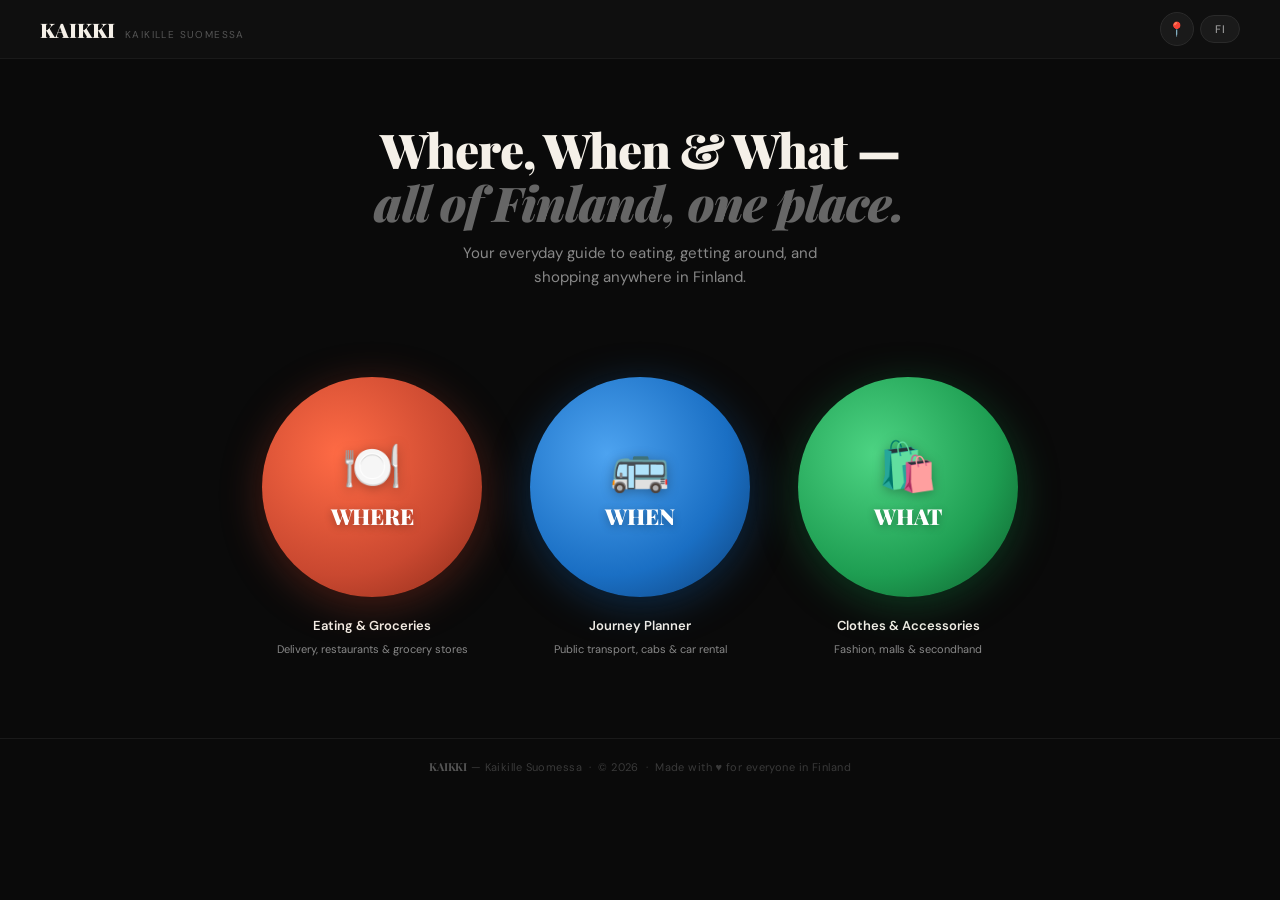
<file: public/index.html>
<!DOCTYPE html>
<html lang="en">
<head>
  <meta charset="UTF-8">
  <meta name="viewport" content="width=device-width, initial-scale=1.0">
  <title>KAIKKI — Kaikille Suomessa</title>
  <link rel="stylesheet" href="style.css">
  <script defer src="app.js"></script>
</head>
<body>

  <header>
    <div class="header-inner">
      <a href="index.html" class="logo">KAIKKI <span class="logo-sub">Kaikille Suomessa</span></a>
      <div class="controls">
        <button id="geoBtn" class="ctrl geo-ctrl" title="Detect my location">📍</button>
        <button id="langToggle" class="ctrl">FI</button>
      </div>
    </div>
  </header>

  <div class="home-hero">
    <h1 data-i18n="home_title">Where, When &amp; What —<br><em>all of Finland, one place.</em></h1>
    <p data-i18n="home_sub">Your everyday guide to eating, getting around, and shopping anywhere in Finland.</p>
  </div>

  <div class="circles-wrap">

    <a class="circle-link" href="food.html">
      <div class="circle circle-food">
        <div class="circle-emoji">🍽️</div>
        <div class="circle-word" data-i18n="word_where">WHERE</div>
      </div>
      <div class="circle-caption">
        <strong data-i18n="circle_food_title">Eating &amp; Groceries</strong>
        <span data-i18n="circle_food_sub">Delivery, restaurants &amp; grocery stores</span>
      </div>
    </a>

    <a class="circle-link" href="travel.html">
      <div class="circle circle-travel">
        <div class="circle-emoji">🚌</div>
        <div class="circle-word" data-i18n="word_when">WHEN</div>
      </div>
      <div class="circle-caption">
        <strong data-i18n="circle_travel_title">Journey Planner</strong>
        <span data-i18n="circle_travel_sub">Public transport, cabs &amp; car rental</span>
      </div>
    </a>

    <a class="circle-link" href="shop.html">
      <div class="circle circle-shop">
        <div class="circle-emoji">🛍️</div>
        <div class="circle-word" data-i18n="word_what">WHAT</div>
      </div>
      <div class="circle-caption">
        <strong data-i18n="circle_shop_title">Clothes &amp; Accessories</strong>
        <span data-i18n="circle_shop_sub">Fashion, malls &amp; secondhand</span>
      </div>
    </a>

  </div>

  <footer>
    <p><strong>KAIKKI</strong> — Kaikille Suomessa &nbsp;·&nbsp; &copy; 2026 &nbsp;·&nbsp; <span data-i18n="footer_made">Made with ♥ for everyone in Finland</span></p>
  </footer>

</body>
</html>
</file>
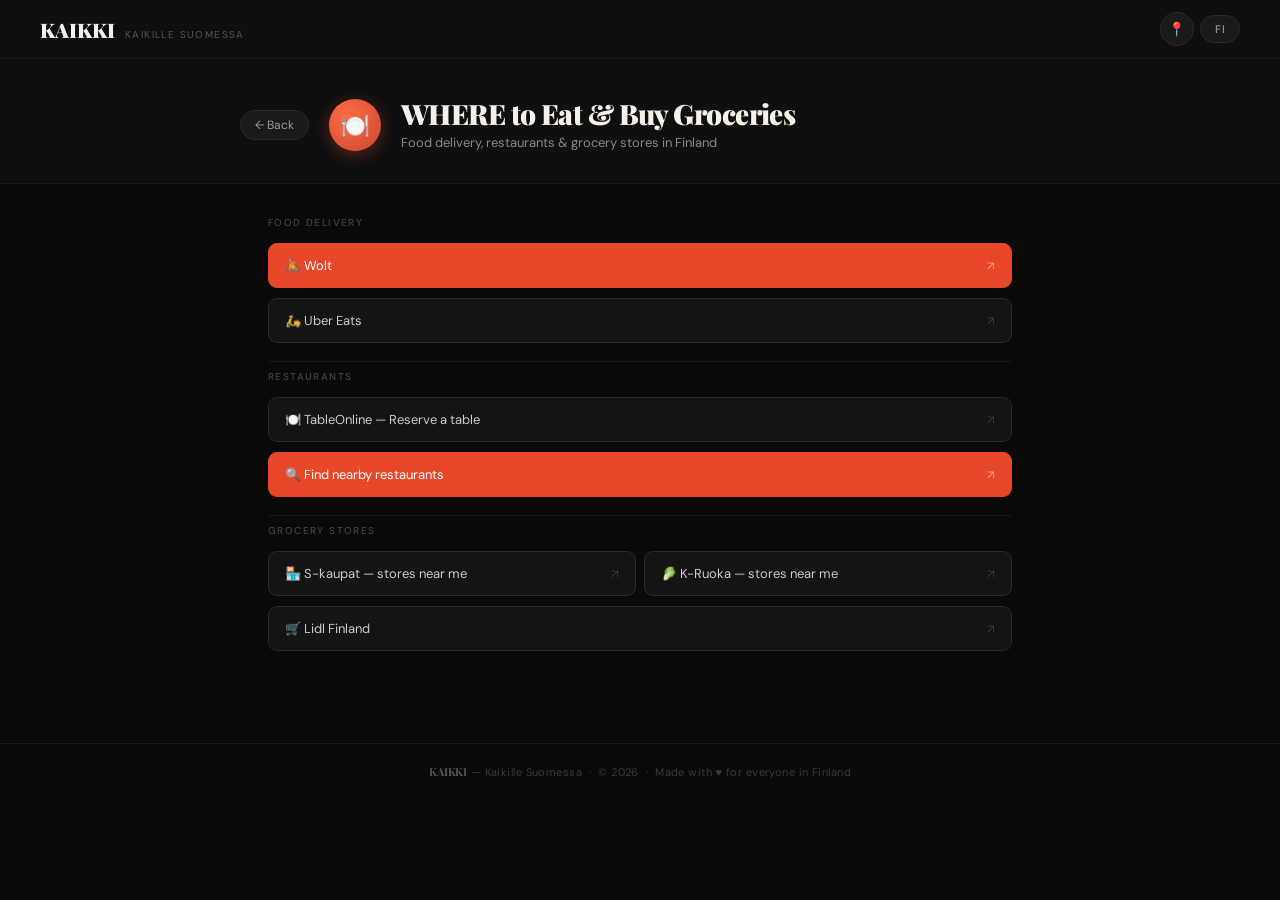
<file: public/food.html>
<!DOCTYPE html>
<html lang="en">
<head>
  <meta charset="UTF-8">
  <meta name="viewport" content="width=device-width, initial-scale=1.0">
  <title>KAIKKI — WHERE to Eat &amp; Shop</title>
  <link rel="stylesheet" href="style.css">
  <script defer src="app.js"></script>
</head>
<body>

  <header>
    <div class="header-inner">
      <a href="index.html" class="logo">KAIKKI <span class="logo-sub">Kaikille Suomessa</span></a>
      <div class="controls">
        <button id="geoBtn" class="ctrl geo-ctrl" title="Detect my location">📍</button>
        <button id="langToggle" class="ctrl">FI</button>
      </div>
    </div>
  </header>

  <div class="page-hero">
    <div class="page-hero-inner">
      <a href="index.html" class="page-back" data-i18n="back_btn">← Back</a>
      <div class="page-circle-mini mini-food">🍽️</div>
      <div class="page-heading">
        <h1 data-i18n="food_title">WHERE to Eat &amp; Buy Groceries</h1>
        <p data-i18n="food_sub">Food delivery, restaurants &amp; grocery stores in Finland</p>
      </div>
    </div>
  </div>

  <div class="section-grid">

    <div class="group-label" data-i18n="sec_delivery">Food delivery</div>
    <a href="https://wolt.com/en/fin" target="_blank" rel="noopener" class="btn btn-primary-red">
      <span>🚴 Wolt</span><span class="arr">↗</span>
    </a>
    <a href="https://www.ubereats.com/fi" target="_blank" rel="noopener" class="btn">
      <span>🛵 Uber Eats</span><span class="arr">↗</span>
    </a>

    <div class="group-label" data-i18n="sec_restaurant">Restaurants</div>
    <a href="https://www.tableonline.fi" target="_blank" rel="noopener" class="btn">
      <span>🍽️ TableOnline — <span data-i18n="reserve_table">Reserve a table</span></span><span class="arr">↗</span>
    </a>
    <a href="https://www.google.com/maps/search/restaurants+near+me" id="link-restaurants" target="_blank" rel="noopener" class="btn btn-primary-red">
      <span data-i18n="find_restaurants">🔍 Find nearby restaurants</span><span class="arr">↗</span>
    </a>

    <div class="group-label" data-i18n="sec_grocery">Grocery stores</div>
    <div class="btn-row">
      <a href="https://www.s-kaupat.fi/myymalat" id="link-sgroup" target="_blank" rel="noopener" class="btn">
        <span>🏪 S-kaupat — stores near me</span><span class="arr">↗</span>
      </a>
      <a href="https://www.k-ruoka.fi/kaupat" id="link-kgroup" target="_blank" rel="noopener" class="btn">
        <span>🥬 K-Ruoka — stores near me</span><span class="arr">↗</span>
      </a>
    </div>
    <a href="https://www.lidl.fi" target="_blank" rel="noopener" class="btn">
      <span>🛒 Lidl Finland</span><span class="arr">↗</span>
    </a>

  </div>

  <footer>
    <p><strong>KAIKKI</strong> — Kaikille Suomessa &nbsp;·&nbsp; &copy; 2026 &nbsp;·&nbsp; <span data-i18n="footer_made">Made with ♥ for everyone in Finland</span></p>
  </footer>

</body>
</html>
</file>
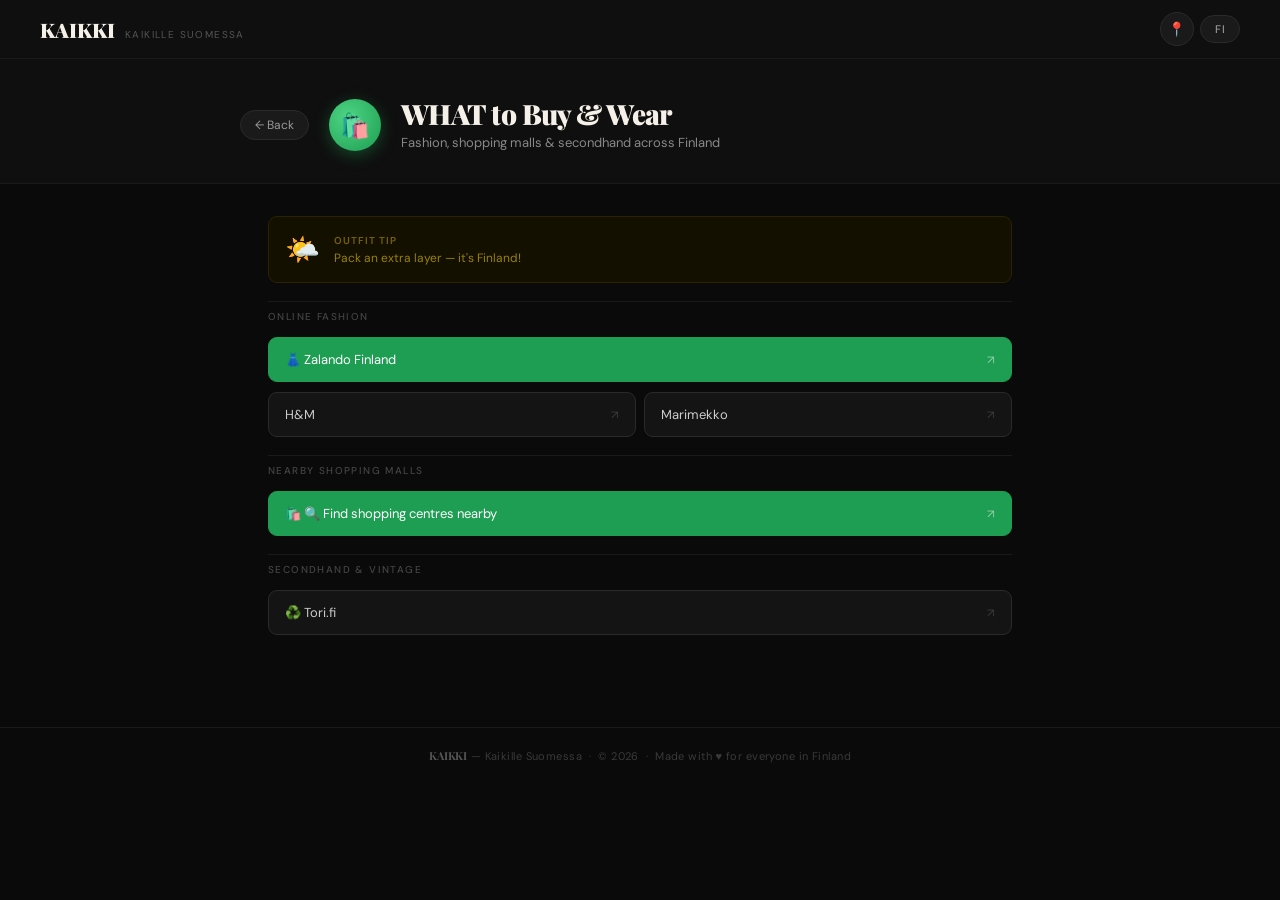
<file: public/shop.html>
<!DOCTYPE html>
<html lang="en">
<head>
  <meta charset="UTF-8">
  <meta name="viewport" content="width=device-width, initial-scale=1.0">
  <title>KAIKKI — WHAT to Buy</title>
  <link rel="stylesheet" href="style.css">
  <script defer src="app.js"></script>
</head>
<body>

  <header>
    <div class="header-inner">
      <a href="index.html" class="logo">KAIKKI <span class="logo-sub">Kaikille Suomessa</span></a>
      <div class="controls">
        <button id="geoBtn" class="ctrl geo-ctrl" title="Detect my location">📍</button>
        <button id="langToggle" class="ctrl">FI</button>
      </div>
    </div>
  </header>

  <div class="page-hero">
    <div class="page-hero-inner">
      <a href="index.html" class="page-back" data-i18n="back_btn">← Back</a>
      <div class="page-circle-mini mini-shop">🛍️</div>
      <div class="page-heading">
        <h1 data-i18n="shopping_title">WHAT to Buy &amp; Wear</h1>
        <p data-i18n="shop_sub">Fashion, shopping malls &amp; secondhand across Finland</p>
      </div>
    </div>
  </div>

  <div class="section-grid">

    <div class="vibe-card">
      <div class="vibe-icon">🌤️</div>
      <div>
        <div class="vibe-label" data-i18n="vibe_label">Outfit tip</div>
        <div id="vibe-text" data-i18n="vibe_default">Pack an extra layer — it's Finland!</div>
      </div>
    </div>

    <div class="group-label" data-i18n="sec_fashion">Online fashion</div>
    <a href="https://www.zalando.fi" target="_blank" rel="noopener" class="btn btn-primary-green">
      <span>👗 Zalando Finland</span><span class="arr">↗</span>
    </a>
    <div class="btn-row">
      <a href="https://www.hm.com/fi_fi/" target="_blank" rel="noopener" class="btn">
        <span>H&amp;M</span><span class="arr">↗</span>
      </a>
      <a href="https://www.marimekko.com/fi_fi" target="_blank" rel="noopener" class="btn">
        <span>Marimekko</span><span class="arr">↗</span>
      </a>
    </div>

    <div class="group-label" data-i18n="sec_malls">Local shopping malls</div>
    <div id="malls-container"></div>

    <div class="group-label" data-i18n="sec_secondhand">Secondhand &amp; vintage</div>
    <a href="https://www.tori.fi" target="_blank" rel="noopener" class="btn">
      <span>♻️ Tori.fi</span><span class="arr">↗</span>
    </a>

  </div>

  <footer>
    <p><strong>KAIKKI</strong> — Kaikille Suomessa &nbsp;·&nbsp; &copy; 2026 &nbsp;·&nbsp; <span data-i18n="footer_made">Made with ♥ for everyone in Finland</span></p>
  </footer>

</body>
</html>
</file>
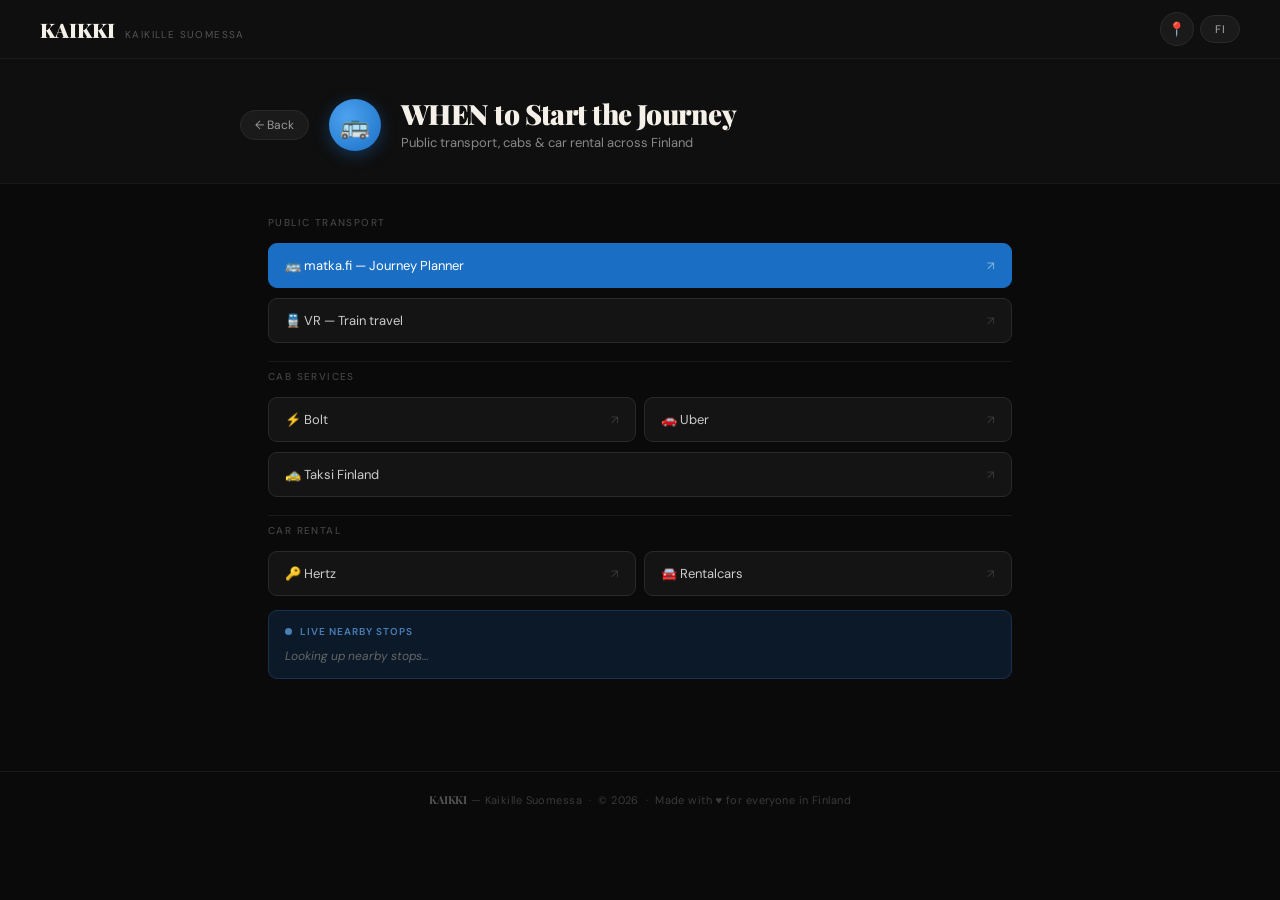
<file: public/travel.html>
<!DOCTYPE html>
<html lang="en">
<head>
  <meta charset="UTF-8">
  <meta name="viewport" content="width=device-width, initial-scale=1.0">
  <title>KAIKKI — WHEN to Travel</title>
  <link rel="stylesheet" href="style.css">
  <script defer src="app.js"></script>
</head>
<body>

  <header>
    <div class="header-inner">
      <a href="index.html" class="logo">KAIKKI <span class="logo-sub">Kaikille Suomessa</span></a>
      <div class="controls">
        <button id="geoBtn" class="ctrl geo-ctrl" title="Detect my location">📍</button>
        <button id="langToggle" class="ctrl">FI</button>
      </div>
    </div>
  </header>

  <div class="page-hero">
    <div class="page-hero-inner">
      <a href="index.html" class="page-back" data-i18n="back_btn">← Back</a>
      <div class="page-circle-mini mini-travel">🚌</div>
      <div class="page-heading">
        <h1 data-i18n="travel_title">WHEN to Start the Journey</h1>
        <p data-i18n="travel_sub">Public transport, cabs &amp; car rental across Finland</p>
      </div>
    </div>
  </div>

  <div class="section-grid">

    <div class="group-label" data-i18n="sec_public">Public transport</div>
    <a href="https://opas.matka.fi" id="link-transit" target="_blank" rel="noopener" class="btn btn-primary-blue">
      <span id="transit-label">🚌 matka.fi — Journey Planner</span><span class="arr">↗</span>
    </a>
    <a href="https://www.vr.fi/en" target="_blank" rel="noopener" class="btn">
      <span>🚆 VR — <span data-i18n="train_travel">Train travel</span></span><span class="arr">↗</span>
    </a>

    <div class="group-label" data-i18n="sec_cab">Cab services</div>
    <div class="btn-row">
      <a href="https://bolt.eu/en-fi/" target="_blank" rel="noopener" class="btn">
        <span>⚡ Bolt</span><span class="arr">↗</span>
      </a>
      <a href="https://www.uber.com/fi/en/" target="_blank" rel="noopener" class="btn">
        <span>🚗 Uber</span><span class="arr">↗</span>
      </a>
    </div>
    <a href="https://www.taksi.fi" target="_blank" rel="noopener" class="btn">
      <span>🚕 Taksi Finland</span><span class="arr">↗</span>
    </a>

    <div class="group-label" data-i18n="sec_rental">Car rental</div>
    <div class="btn-row">
      <a href="https://www.hertz.fi" target="_blank" rel="noopener" class="btn">
        <span>🔑 Hertz</span><span class="arr">↗</span>
      </a>
      <a href="https://www.rentalcars.com" target="_blank" rel="noopener" class="btn">
        <span>🚘 Rentalcars</span><span class="arr">↗</span>
      </a>
    </div>

    <div class="live-panel">
      <div class="live-header">
        <div class="live-dot"></div>
        <span data-i18n="live_label">Live nearby stops</span>
      </div>
      <p class="panel-loading" id="stops-loading" data-i18n="loading_transit">Looking up nearby stops…</p>
      <ul id="stops-list"></ul>
    </div>

  </div>

  <footer>
    <p><strong>KAIKKI</strong> — Kaikille Suomessa &nbsp;·&nbsp; &copy; 2026 &nbsp;·&nbsp; <span data-i18n="footer_made">Made with ♥ for everyone in Finland</span></p>
  </footer>

</body>
</html>
</file>
<file: public/style.css>
@import url('https://fonts.googleapis.com/css2?family=Playfair+Display:wght@700;900&family=DM+Sans:opsz,wght@9..40,400;9..40,500;9..40,600&display=swap');

:root {
  --bg: #0a0a0a;
  --surface: #141414;
  --surface-raised: #1e1e1e;
  --border: #2a2a2a;
  --border-subtle: #1a1a1a;
  --text: #f5f0e8;
  --text-muted: #888;
  --text-faint: #444;
  --red: #e8472a;
  --red-dark: #c23a20;
  --blue: #1a6fc4;
  --blue-dark: #1459a0;
  --green: #1e9e52;
  --green-dark: #187a40;
  --font-display: 'Playfair Display', serif;
  --font-body: 'DM Sans', sans-serif;
  --ease: 0.22s cubic-bezier(0.4,0,0.2,1);
  --radius: 14px;
  --radius-sm: 9px;
}

*, *::before, *::after { box-sizing: border-box; margin: 0; padding: 0; }

body {
  font-family: var(--font-body);
  background: var(--bg);
  color: var(--text);
  min-height: 100vh;
}

/* ── HEADER ── */
header {
  background: #0f0f0f;
  border-bottom: 1px solid var(--border-subtle);
  padding: 0 28px;
  position: sticky;
  top: 0;
  z-index: 100;
}

.header-inner {
  max-width: 1200px;
  margin: 0 auto;
  height: 58px;
  display: flex;
  align-items: center;
  justify-content: space-between;
}

.logo {
  font-family: var(--font-display);
  font-size: 20px;
  font-weight: 900;
  color: var(--text);
  letter-spacing: 0em;
  text-decoration: none;
  display: flex;
  align-items: baseline;
  gap: 10px;
}

.logo-sub {
  font-family: var(--font-body);
  font-size: 10px;
  font-weight: 400;
  color: #555;
  letter-spacing: 0.14em;
  text-transform: uppercase;
}

.controls {
  display: flex;
  align-items: center;
  gap: 6px;
  flex-wrap: nowrap;
  min-width: 0;
}

select.ctrl {
  min-width: 0;
  max-width: 160px;
}

.ctrl {
  background: #1a1a1a;
  border: 1px solid #2a2a2a;
  color: #999;
  font-family: var(--font-body);
  font-size: 11px;
  font-weight: 500;
  padding: 6px 14px;
  border-radius: 999px;
  cursor: pointer;
  transition: var(--ease);
  letter-spacing: 0.04em;
  appearance: none;
  -webkit-appearance: none;
}

.ctrl:hover { background: #242424; color: var(--text); border-color: #3a3a3a; }

select.ctrl {
  padding-right: 28px;
  background-image: url("data:image/svg+xml,%3Csvg width='10' height='6' viewBox='0 0 10 6' xmlns='http://www.w3.org/2000/svg'%3E%3Cpath d='M1 1l4 4 4-4' stroke='%23666' stroke-width='1.5' fill='none' stroke-linecap='round'/%3E%3C/svg%3E");
  background-repeat: no-repeat;
  background-position: right 10px center;
  background-color: #1a1a1a;
}

.geo-ctrl {
  width: 34px; height: 34px;
  padding: 0;
  display: flex;
  align-items: center;
  justify-content: center;
  font-size: 14px;
  border-radius: 50%;
}

/* ── HOME LANDING ── */
.home-hero {
  text-align: center;
  padding: 64px 24px 48px;
}

.home-hero h1 {
  font-family: var(--font-display);
  font-size: clamp(28px, 4vw, 48px);
  font-weight: 900;
  letter-spacing: -0.02em;
  line-height: 1.1;
  color: var(--text);
  margin-bottom: 12px;
}

.home-hero h1 em {
  font-style: italic;
  color: #666;
}

.home-hero p {
  font-size: 15px;
  color: var(--text-muted);
  max-width: 420px;
  margin: 0 auto;
  line-height: 1.6;
}

/* ── CIRCLES ── */
.circles-wrap {
  display: flex;
  justify-content: center;
  align-items: center;
  gap: 48px;
  padding: 40px 24px 80px;
  flex-wrap: wrap;
}

.circle-link {
  display: flex;
  flex-direction: column;
  align-items: center;
  gap: 20px;
  text-decoration: none;
  cursor: pointer;
}

.circle {
  width: 220px;
  height: 220px;
  border-radius: 50%;
  display: flex;
  flex-direction: column;
  align-items: center;
  justify-content: center;
  gap: 10px;
  position: relative;
  transition: transform 0.3s cubic-bezier(0.34,1.56,0.64,1), box-shadow 0.3s var(--ease);
  cursor: pointer;
}

.circle:hover {
  transform: translateY(-8px) scale(1.04);
}

.circle-food {
  background: radial-gradient(circle at 35% 35%, #ff6b45, #c94830 60%, #8a2a18);
  box-shadow: 0 8px 40px rgba(201,72,48,0.35), 0 2px 8px rgba(0,0,0,0.4);
}
.circle-food:hover {
  box-shadow: 0 20px 60px rgba(201,72,48,0.55), 0 4px 16px rgba(0,0,0,0.4);
}

.circle-travel {
  background: radial-gradient(circle at 35% 35%, #4da3f0, #1a6fc4 60%, #0d3d73);
  box-shadow: 0 8px 40px rgba(26,111,196,0.35), 0 2px 8px rgba(0,0,0,0.4);
}
.circle-travel:hover {
  box-shadow: 0 20px 60px rgba(26,111,196,0.55), 0 4px 16px rgba(0,0,0,0.4);
}

.circle-shop {
  background: radial-gradient(circle at 35% 35%, #4dd483, #1e9e52 60%, #0d5a2a);
  box-shadow: 0 8px 40px rgba(30,158,82,0.35), 0 2px 8px rgba(0,0,0,0.4);
}
.circle-shop:hover {
  box-shadow: 0 20px 60px rgba(30,158,82,0.55), 0 4px 16px rgba(0,0,0,0.4);
}

.circle-emoji {
  font-size: 48px;
  line-height: 1;
  filter: drop-shadow(0 2px 6px rgba(0,0,0,0.3));
}

.circle-word {
  font-family: var(--font-display);
  font-size: 22px;
  font-weight: 900;
  color: #fff;
  letter-spacing: -0.01em;
  text-shadow: 0 2px 8px rgba(0,0,0,0.3);
}

.circle-caption {
  text-align: center;
  max-width: 200px;
}

.circle-caption strong {
  display: block;
  font-size: 13px;
  font-weight: 600;
  color: var(--text);
  margin-bottom: 3px;
}

.circle-caption span {
  font-size: 11px;
  color: var(--text-muted);
  line-height: 1.4;
}

/* ── SECTION PAGES ── */
.page-hero {
  padding: 40px 28px 32px;
  border-bottom: 1px solid var(--border-subtle);
  background: #0f0f0f;
}

.page-hero-inner {
  max-width: 800px;
  margin: 0 auto;
  display: flex;
  align-items: center;
  gap: 20px;
}

.page-back {
  background: #1a1a1a;
  border: 1px solid #2a2a2a;
  color: #999;
  font-family: var(--font-body);
  font-size: 12px;
  padding: 6px 14px;
  border-radius: 999px;
  cursor: pointer;
  text-decoration: none;
  transition: var(--ease);
  white-space: nowrap;
}
.page-back:hover { background: #242424; color: var(--text); }

.page-circle-mini {
  width: 52px;
  height: 52px;
  border-radius: 50%;
  display: flex;
  align-items: center;
  justify-content: center;
  font-size: 24px;
  flex-shrink: 0;
}

.mini-food   { background: radial-gradient(circle at 35% 35%, #ff6b45, #c94830); box-shadow: 0 4px 16px rgba(201,72,48,0.4); }
.mini-travel { background: radial-gradient(circle at 35% 35%, #4da3f0, #1a6fc4); box-shadow: 0 4px 16px rgba(26,111,196,0.4); }
.mini-shop   { background: radial-gradient(circle at 35% 35%, #4dd483, #1e9e52); box-shadow: 0 4px 16px rgba(30,158,82,0.4); }

.page-heading { flex: 1; }

.page-heading h1 {
  font-family: var(--font-display);
  font-size: clamp(20px, 3vw, 28px);
  font-weight: 900;
  color: var(--text);
  letter-spacing: -0.02em;
  line-height: 1.1;
}

.page-heading p {
  font-size: 13px;
  color: var(--text-muted);
  margin-top: 4px;
}

/* ── SECTION CONTENT GRID ── */
.section-grid {
  max-width: 800px;
  margin: 32px auto;
  padding: 0 28px 60px;
  display: flex;
  flex-direction: column;
  gap: 10px;
}

.group-label {
  font-size: 10px;
  font-weight: 500;
  color: var(--text-faint);
  letter-spacing: 0.14em;
  text-transform: uppercase;
  padding: 8px 0 4px;
  border-top: 1px solid var(--border-subtle);
  margin-top: 8px;
}

.group-label:first-child { border-top: none; margin-top: 0; padding-top: 0; }

/* ── BUTTONS ── */
.btn {
  display: flex;
  align-items: center;
  justify-content: space-between;
  padding: 13px 16px;
  border-radius: var(--radius-sm);
  background: var(--surface);
  border: 1px solid var(--border);
  font-family: var(--font-body);
  font-size: 13px;
  font-weight: 400;
  color: #ccc;
  text-decoration: none;
  transition: background var(--ease), border-color var(--ease), color var(--ease), transform var(--ease);
}

.btn:hover {
  background: #1e1e1e;
  border-color: #3a3a3a;
  color: var(--text);
  transform: translateX(3px);
}

.btn .arr { color: #3a3a3a; font-size: 12px; transition: color var(--ease); }
.btn:hover .arr { color: #666; }

.btn-row {
  display: grid;
  grid-template-columns: 1fr 1fr;
  gap: 8px;
}

.btn-primary-red   { background: var(--red);   border-color: var(--red);   color: #fff; }
.btn-primary-red:hover   { background: var(--red-dark); border-color: var(--red-dark); color: #fff; }
.btn-primary-blue  { background: var(--blue);  border-color: var(--blue);  color: #fff; }
.btn-primary-blue:hover  { background: var(--blue-dark); border-color: var(--blue-dark); color: #fff; }
.btn-primary-green { background: var(--green); border-color: var(--green); color: #fff; }
.btn-primary-green:hover { background: var(--green-dark); border-color: var(--green-dark); color: #fff; }

.btn-primary-red .arr,
.btn-primary-blue .arr,
.btn-primary-green .arr { color: rgba(255,255,255,0.5); }

/* ── LIVE TRANSIT ── */
.live-panel {
  background: #0b1929;
  border: 1px solid #1a3050;
  border-radius: var(--radius-sm);
  padding: 14px 16px;
  margin-top: 4px;
}

.live-header {
  display: flex;
  align-items: center;
  gap: 8px;
  font-size: 10px;
  font-weight: 600;
  color: #4a7fb5;
  letter-spacing: 0.1em;
  text-transform: uppercase;
  margin-bottom: 10px;
}

.live-dot {
  width: 7px; height: 7px;
  border-radius: 50%;
  background: #4a7fb5;
  animation: pulse 1.6s ease-in-out infinite;
}

@keyframes pulse {
  0%,100% { opacity:1; transform:scale(1); }
  50% { opacity:0.3; transform:scale(0.6); }
}

.panel-loading { font-size: 12px; color: #666; font-style: italic; }

#stops-list { list-style: none; }
#stops-list li {
  font-size: 12px;
  color: #6a9fd0;
  padding: 6px 0;
  border-bottom: 1px solid #1a3050;
  display: flex;
  align-items: center;
  gap: 6px;
}
#stops-list li:last-child { border: none; }

/* ── VIBE CARD ── */
.vibe-card {
  background: #131000;
  border: 1px solid #2a2200;
  border-radius: var(--radius-sm);
  padding: 14px 16px;
  display: flex;
  align-items: center;
  gap: 14px;
}
.vibe-icon { font-size: 28px; flex-shrink: 0; }
.vibe-label { font-size: 10px; font-weight: 600; color: #7a6200; text-transform: uppercase; letter-spacing: 0.1em; margin-bottom: 3px; }
#vibe-text { font-size: 12px; color: #9a8200; }

/* ── FOOTER ── */
footer {
  background: #0a0a0a;
  border-top: 1px solid var(--border-subtle);
  padding: 20px 28px;
  text-align: center;
  font-size: 11px;
  color: #3a3a3a;
  letter-spacing: 0.04em;
}

footer strong {
  font-family: var(--font-display);
  color: #555;
  letter-spacing: -0.01em;
}

/* ── ANIMATIONS ── */
.circle-link {
  opacity: 0;
  transform: translateY(24px);
  animation: floatUp 0.5s cubic-bezier(0.34,1.3,0.64,1) forwards;
}
.circle-link:nth-child(1) { animation-delay: 0.1s; }
.circle-link:nth-child(2) { animation-delay: 0.2s; }
.circle-link:nth-child(3) { animation-delay: 0.3s; }

@keyframes floatUp {
  to { opacity: 1; transform: translateY(0); }
}

.section-grid .btn,
.section-grid .btn-row,
.section-grid .live-panel,
.section-grid .vibe-card {
  opacity: 0;
  animation: fadeIn 0.35s var(--ease) forwards;
}

@keyframes fadeIn { to { opacity: 1; } }

/* stagger each child in section-grid */
.section-grid > *:nth-child(1)  { animation-delay: 0.05s; }
.section-grid > *:nth-child(2)  { animation-delay: 0.10s; }
.section-grid > *:nth-child(3)  { animation-delay: 0.15s; }
.section-grid > *:nth-child(4)  { animation-delay: 0.20s; }
.section-grid > *:nth-child(5)  { animation-delay: 0.25s; }
.section-grid > *:nth-child(6)  { animation-delay: 0.30s; }
.section-grid > *:nth-child(7)  { animation-delay: 0.35s; }
.section-grid > *:nth-child(8)  { animation-delay: 0.40s; }
.section-grid > *:nth-child(9)  { animation-delay: 0.45s; }
.section-grid > *:nth-child(10) { animation-delay: 0.50s; }
.section-grid > *:nth-child(11) { animation-delay: 0.55s; }
.section-grid > *:nth-child(12) { animation-delay: 0.60s; }

/* ── RESPONSIVE ── */

/* Tablet: 641px – 900px */
@media (max-width: 900px) {
  .circles-wrap {
    gap: 36px;
  }

  .circle {
    width: 190px;
    height: 190px;
  }

  .circle-emoji { font-size: 44px; }
  .circle-word  { font-size: 20px; }

  .section-grid {
    padding: 0 20px 48px;
  }
}

/* Mobile: ≤640px — the main target */
@media (max-width: 640px) {

  /* Header */
  header {
    padding: 0 16px;
  }

  .header-inner {
    height: auto;
    flex-direction: column;
    align-items: flex-start;
    gap: 10px;
    padding: 12px 0;
  }

  .logo { font-size: 18px; }
  .logo-sub { font-size: 9px; }

  .controls {
    width: 100%;
    justify-content: space-between;
  }

  select.ctrl {
    flex: 1;
    font-size: 12px;
  }

  /* Home hero */
  .home-hero {
    padding: 36px 20px 28px;
  }

  .home-hero h1 {
    font-size: clamp(22px, 7vw, 30px);
  }

  .home-hero p {
    font-size: 13px;
  }

  /* Circles — stack vertically on small phones,
     or show 1 column if very narrow */
  .circles-wrap {
    flex-direction: column;
    align-items: center;
    gap: 28px;
    padding: 28px 20px 56px;
  }

  .circle {
    width: 200px;
    height: 200px;
  }

  .circle-emoji { font-size: 42px; }
  .circle-word  { font-size: 20px; }

  .circle-caption strong { font-size: 14px; }
  .circle-caption span   { font-size: 12px; }

  /* Page hero (section pages) */
  .page-hero {
    padding: 20px 16px 18px;
  }

  .page-hero-inner {
    gap: 12px;
    flex-wrap: wrap;
  }

  .page-circle-mini {
    width: 42px;
    height: 42px;
    font-size: 20px;
  }

  .page-heading h1 {
    font-size: clamp(16px, 5vw, 22px);
  }

  .page-back {
    font-size: 11px;
    padding: 5px 10px;
  }

  /* Section grid */
  .section-grid {
    margin: 20px auto;
    padding: 0 16px 48px;
    gap: 8px;
  }

  /* Buttons — bigger tap targets on mobile */
  .btn {
    padding: 14px 14px;
    font-size: 13px;
    border-radius: 10px;
  }

  /* Two-column rows collapse to one column */
  .btn-row {
    grid-template-columns: 1fr;
  }

  /* Live panel */
  .live-panel {
    padding: 12px 14px;
  }

  #stops-list li {
    font-size: 12px;
    padding: 7px 0;
  }

  /* Vibe card */
  .vibe-card {
    padding: 12px 14px;
  }

  .vibe-icon { font-size: 24px; }

  /* Footer */
  footer {
    padding: 16px;
    font-size: 11px;
    line-height: 1.6;
  }
}

/* Very small phones: ≤380px */
@media (max-width: 380px) {
  .circle {
    width: 170px;
    height: 170px;
  }

  .circle-emoji { font-size: 36px; }
  .circle-word  { font-size: 18px; }

  .home-hero h1 { font-size: 22px; }
}
</file>
